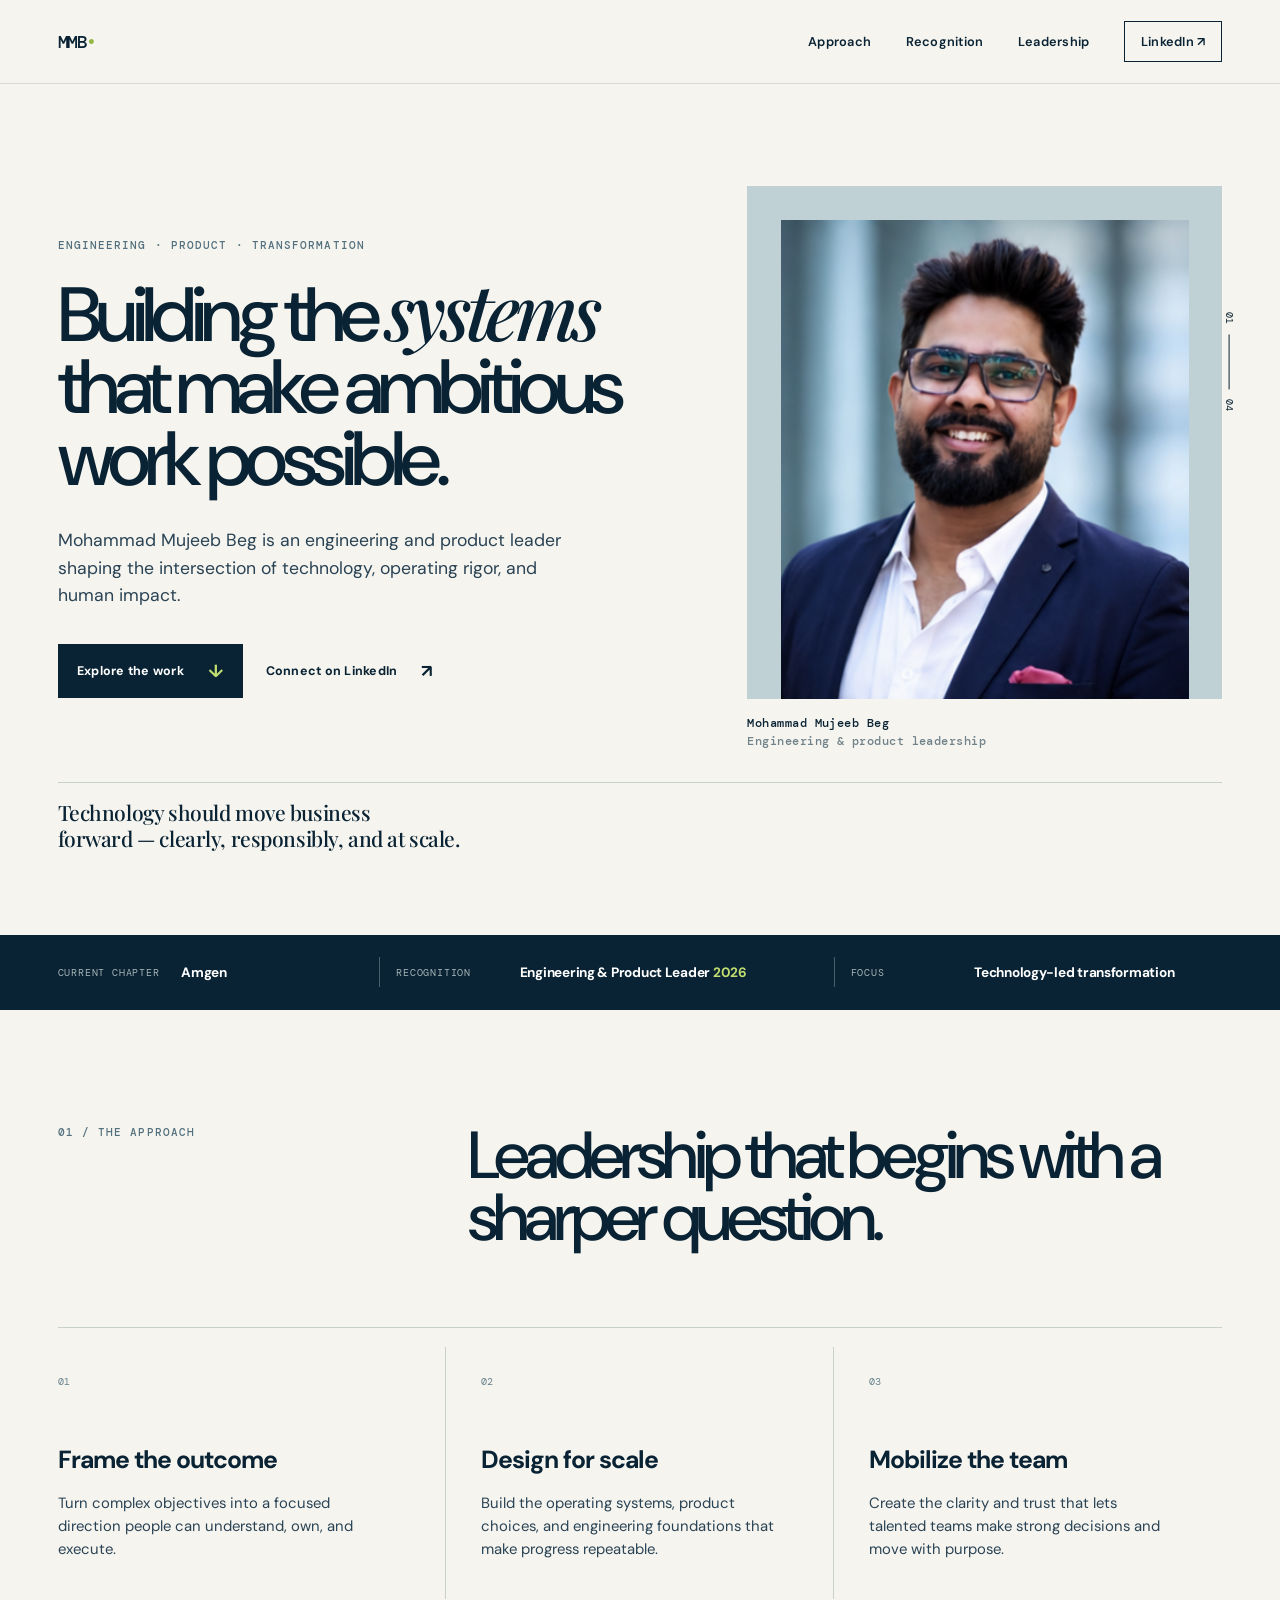
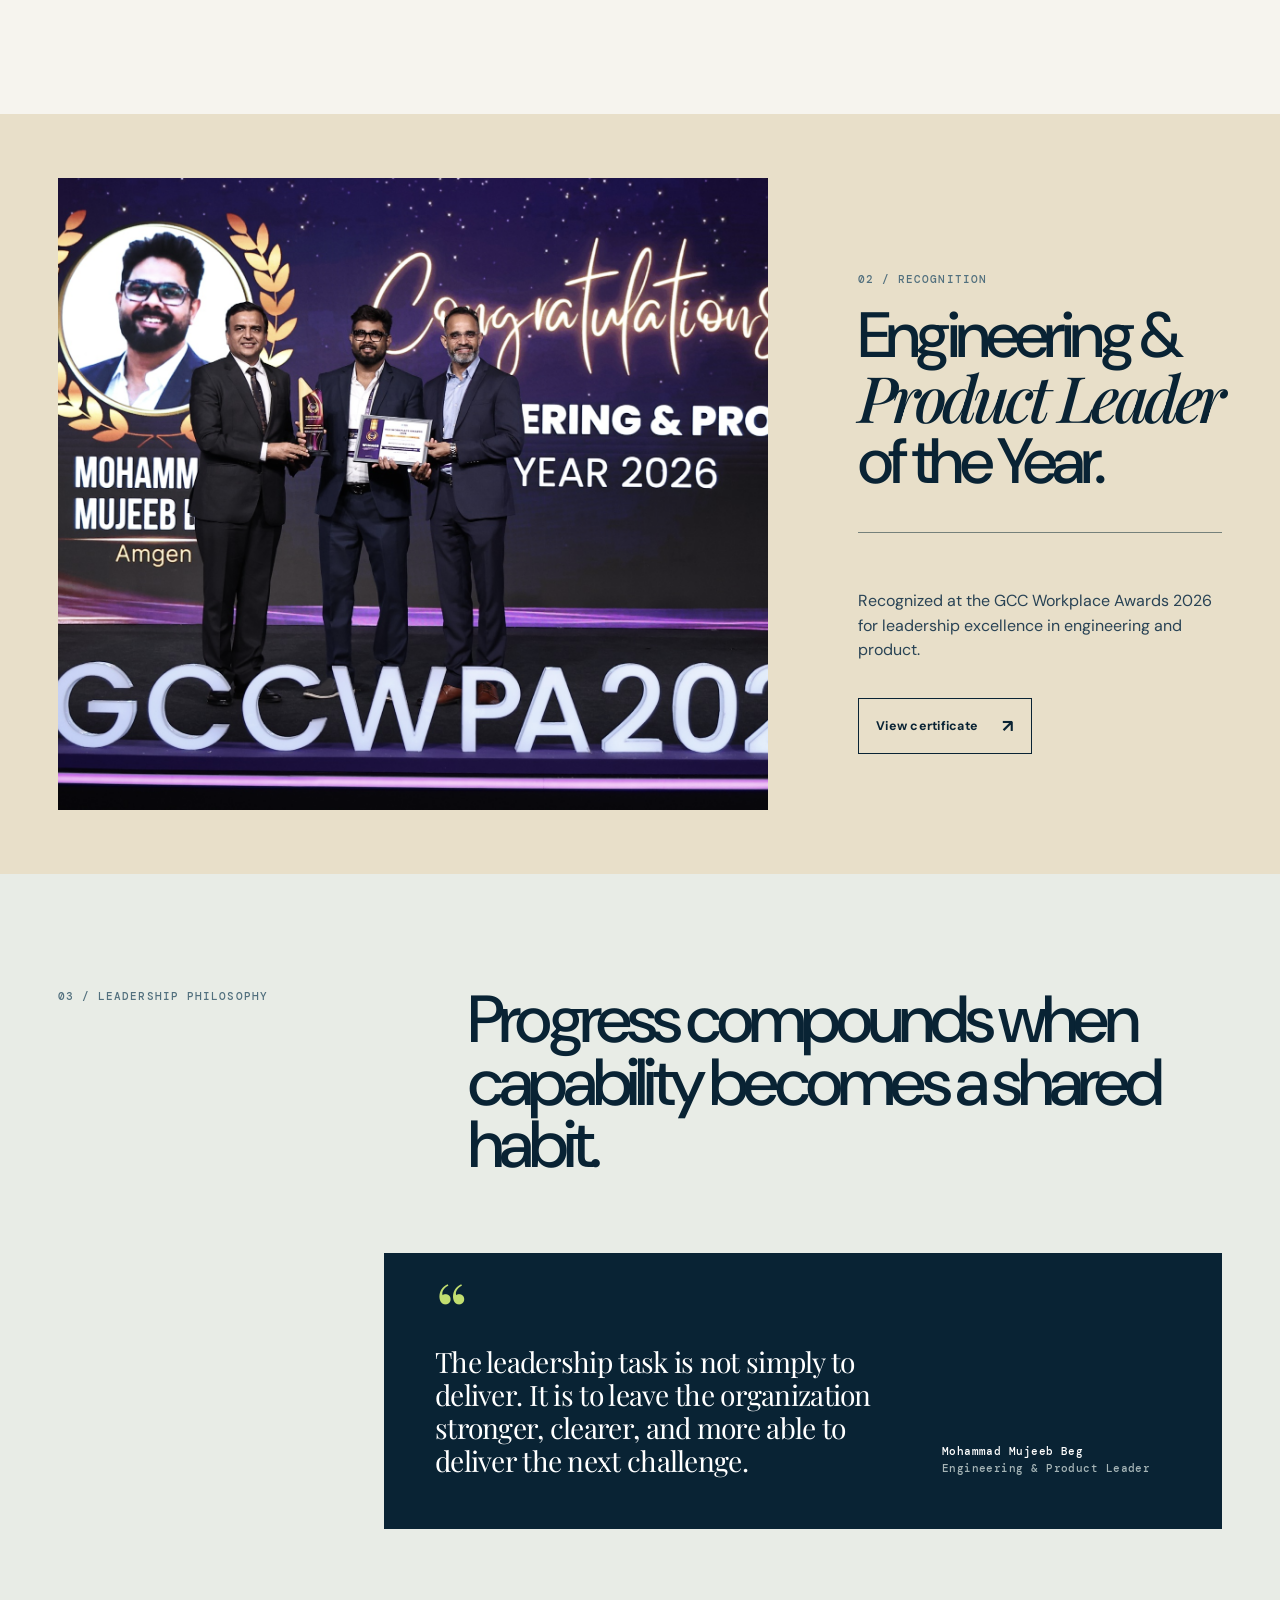
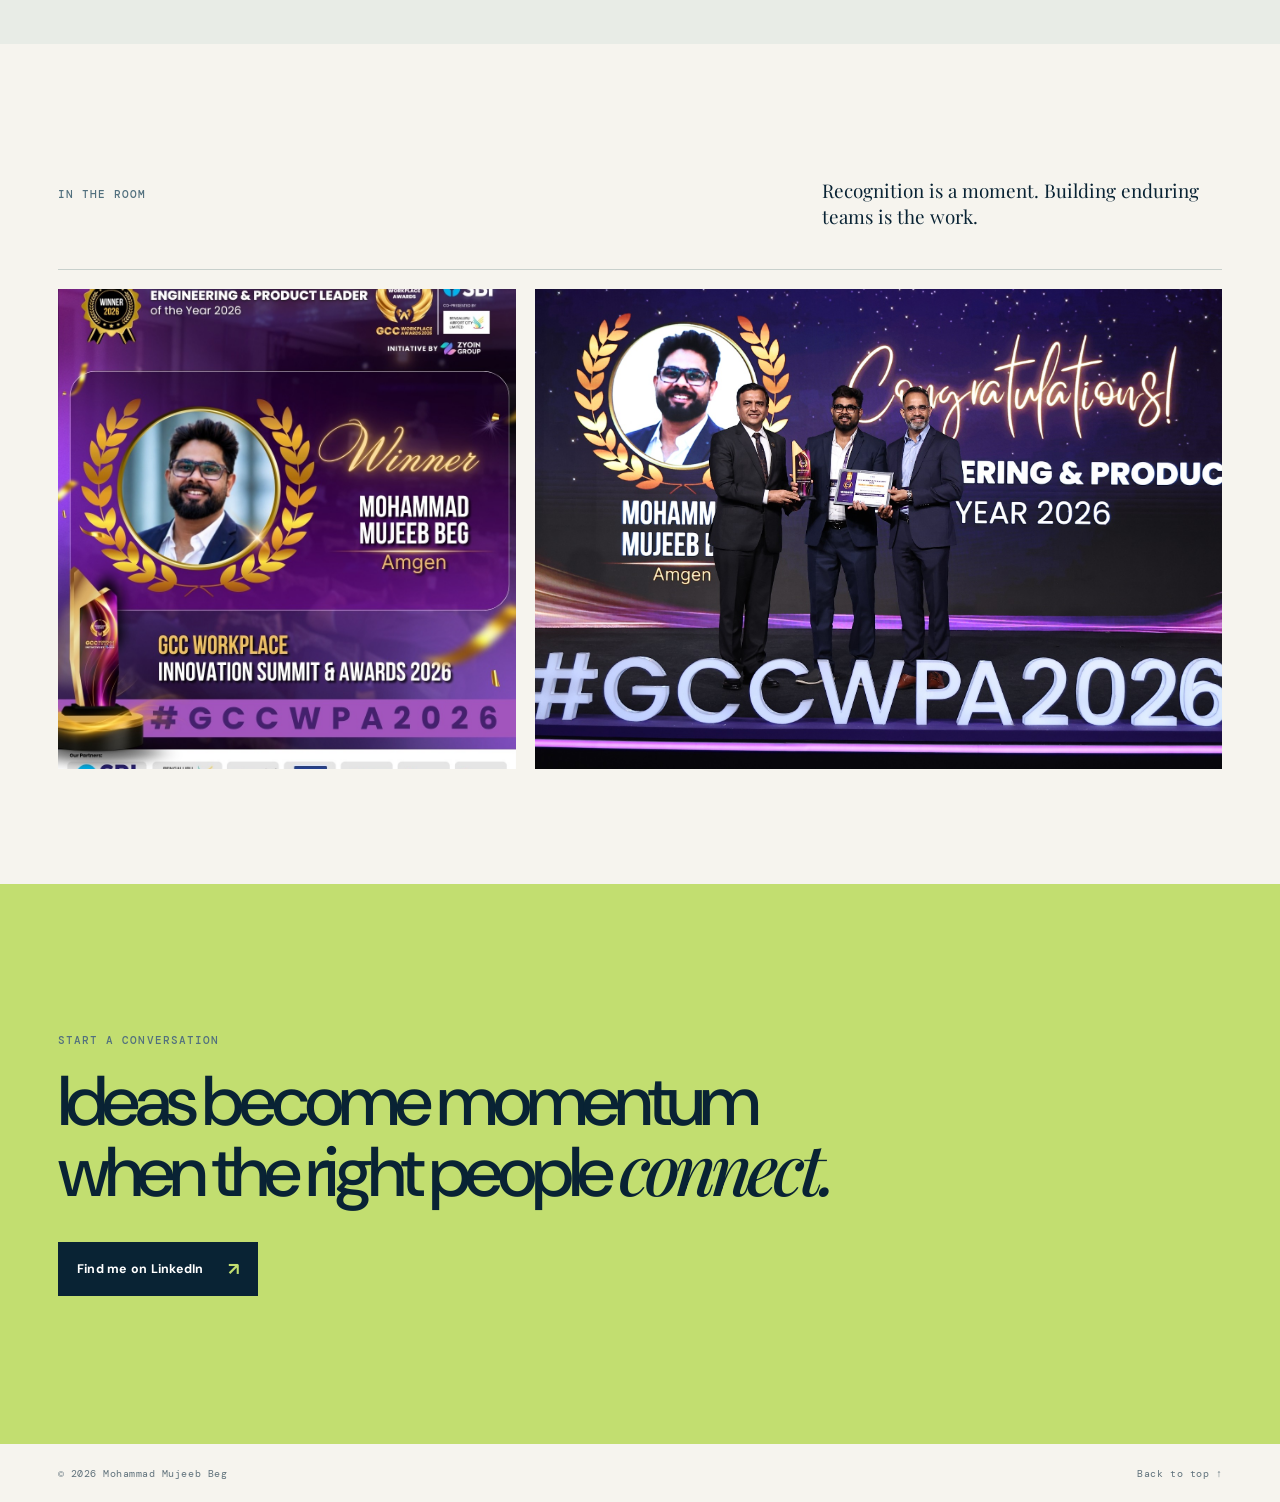
<file: index.html>
<!doctype html>
<html lang="en">
  <head>
    <meta charset="UTF-8" />
    <meta name="viewport" content="width=device-width, initial-scale=1.0" />
    <meta name="description" content="Mohammad Mujeeb Beg — engineering and product leader." />
    <meta name="theme-color" content="#081f2e" />
    <title>Mohammad Mujeeb Beg | Engineering & Product Leadership</title>
    <link rel="preconnect" href="https://fonts.googleapis.com" />
    <link rel="preconnect" href="https://fonts.gstatic.com" crossorigin />
    <link href="https://fonts.googleapis.com/css2?family=DM+Mono:wght@400;500&family=DM+Sans:opsz,wght@9..40,400;9..40,500;9..40,600;9..40,700&family=Playfair+Display:ital,wght@0,500;0,600;1,500&display=swap" rel="stylesheet" />
    <link rel="stylesheet" href="styles.css" />
  </head>
  <body>
    <a class="skip-link" href="#main">Skip to content</a>
    <header class="site-header">
      <a class="wordmark" href="#top" aria-label="Home">MMB<span>•</span></a>
      <button class="menu-toggle" aria-expanded="false" aria-controls="site-nav">Menu <span></span></button>
      <nav id="site-nav" class="site-nav" aria-label="Main navigation">
        <a href="#approach">Approach</a>
        <a href="#recognition">Recognition</a>
        <a href="#leadership">Leadership</a>
        <a class="nav-contact" href="https://www.linkedin.com/in/mujeebbeg/" target="_blank" rel="noreferrer">LinkedIn ↗</a>
      </nav>
    </header>

    <main id="main">
      <section class="hero" id="top">
        <div class="hero-copy reveal">
          <p class="eyebrow">Engineering · Product · Transformation</p>
          <h1>Building the <em>systems</em> that make ambitious work possible.</h1>
          <p class="lede">Mohammad Mujeeb Beg is an engineering and product leader shaping the intersection of technology, operating rigor, and human impact.</p>
          <div class="hero-actions">
            <a class="button button-primary" href="#approach">Explore the work <span>↓</span></a>
            <a class="button button-text" href="https://www.linkedin.com/in/mujeebbeg/" target="_blank" rel="noreferrer">Connect on LinkedIn <span>↗</span></a>
          </div>
        </div>
        <div class="hero-image reveal reveal-delay">
          <div class="portrait-frame">
            <img src="mujeeb-portrait.png" alt="Portrait of Mohammad Mujeeb Beg" />
          </div>
          <p class="image-caption">Mohammad Mujeeb Beg<br /><span>Engineering & product leadership</span></p>
          <div class="hero-index" aria-hidden="true"><span>01</span><i></i><span>04</span></div>
        </div>
        <div class="hero-statement">Technology should move business<br />forward — clearly, responsibly, and at scale.</div>
      </section>

      <section class="proof-band" aria-label="Key credentials">
        <p>Current chapter</p><strong>Amgen</strong>
        <i></i>
        <p>Recognition</p><strong>Engineering & Product Leader <span>2026</span></strong>
        <i></i>
        <p>Focus</p><strong>Technology-led transformation</strong>
      </section>

      <section id="approach" class="approach section-pad">
        <div class="section-intro reveal">
          <p class="eyebrow">01 / The approach</p>
          <h2>Leadership that begins with a sharper question.</h2>
        </div>
        <div class="approach-grid">
          <article class="approach-card reveal">
            <span>01</span><h3>Frame the outcome</h3>
            <p>Turn complex objectives into a focused direction people can understand, own, and execute.</p>
          </article>
          <article class="approach-card reveal reveal-delay">
            <span>02</span><h3>Design for scale</h3>
            <p>Build the operating systems, product choices, and engineering foundations that make progress repeatable.</p>
          </article>
          <article class="approach-card reveal reveal-delay-2">
            <span>03</span><h3>Mobilize the team</h3>
            <p>Create the clarity and trust that lets talented teams make strong decisions and move with purpose.</p>
          </article>
        </div>
      </section>

      <section id="recognition" class="recognition">
        <div class="award-image reveal"><img src="award-stage.jpg" alt="Mohammad Mujeeb Beg receiving his Engineering and Product Leader of the Year award" /></div>
        <div class="award-copy reveal reveal-delay">
          <p class="eyebrow">02 / Recognition</p>
          <h2>Engineering &<br /><em>Product Leader</em><br />of the Year.</h2>
          <div class="award-rule"></div>
          <p>Recognized at the GCC Workplace Awards 2026 for leadership excellence in engineering and product.</p>
          <a class="button button-outline" href="leadership-excellence-certificate.jpg" target="_blank">View certificate <span>↗</span></a>
        </div>
      </section>

      <section id="leadership" class="leadership section-pad">
        <div class="section-intro reveal">
          <p class="eyebrow">03 / Leadership philosophy</p>
          <h2>Progress compounds when capability becomes a shared habit.</h2>
        </div>
        <div class="quote-panel reveal">
          <div><span class="quote-mark">“</span><p>The leadership task is not simply to deliver. It is to leave the organization stronger, clearer, and more able to deliver the next challenge.</p></div>
          <p class="quote-attribution">Mohammad Mujeeb Beg<br /><span>Engineering & Product Leader</span></p>
        </div>
      </section>

      <section class="gallery section-pad">
        <div class="gallery-head reveal"><p class="eyebrow">In the room</p><p>Recognition is a moment. Building enduring teams is the work.</p></div>
        <div class="gallery-grid">
          <figure class="reveal"><img src="award-announcement.jpg" alt="Engineering and Product Leader award announcement" /></figure>
          <figure class="reveal reveal-delay"><img src="award-stage.jpg" alt="Award ceremony stage photograph" /></figure>
        </div>
      </section>

      <section class="contact">
        <p class="eyebrow">Start a conversation</p>
        <h2>Ideas become momentum<br />when the right people <em>connect.</em></h2>
        <a class="button button-light" href="https://www.linkedin.com/in/mujeebbeg/" target="_blank" rel="noreferrer">Find me on LinkedIn <span>↗</span></a>
      </section>
    </main>

    <footer><p>© <span id="year"></span> Mohammad Mujeeb Beg</p><a href="#top">Back to top ↑</a></footer>
    <script src="script.js"></script>
  </body>
</html>
</file>
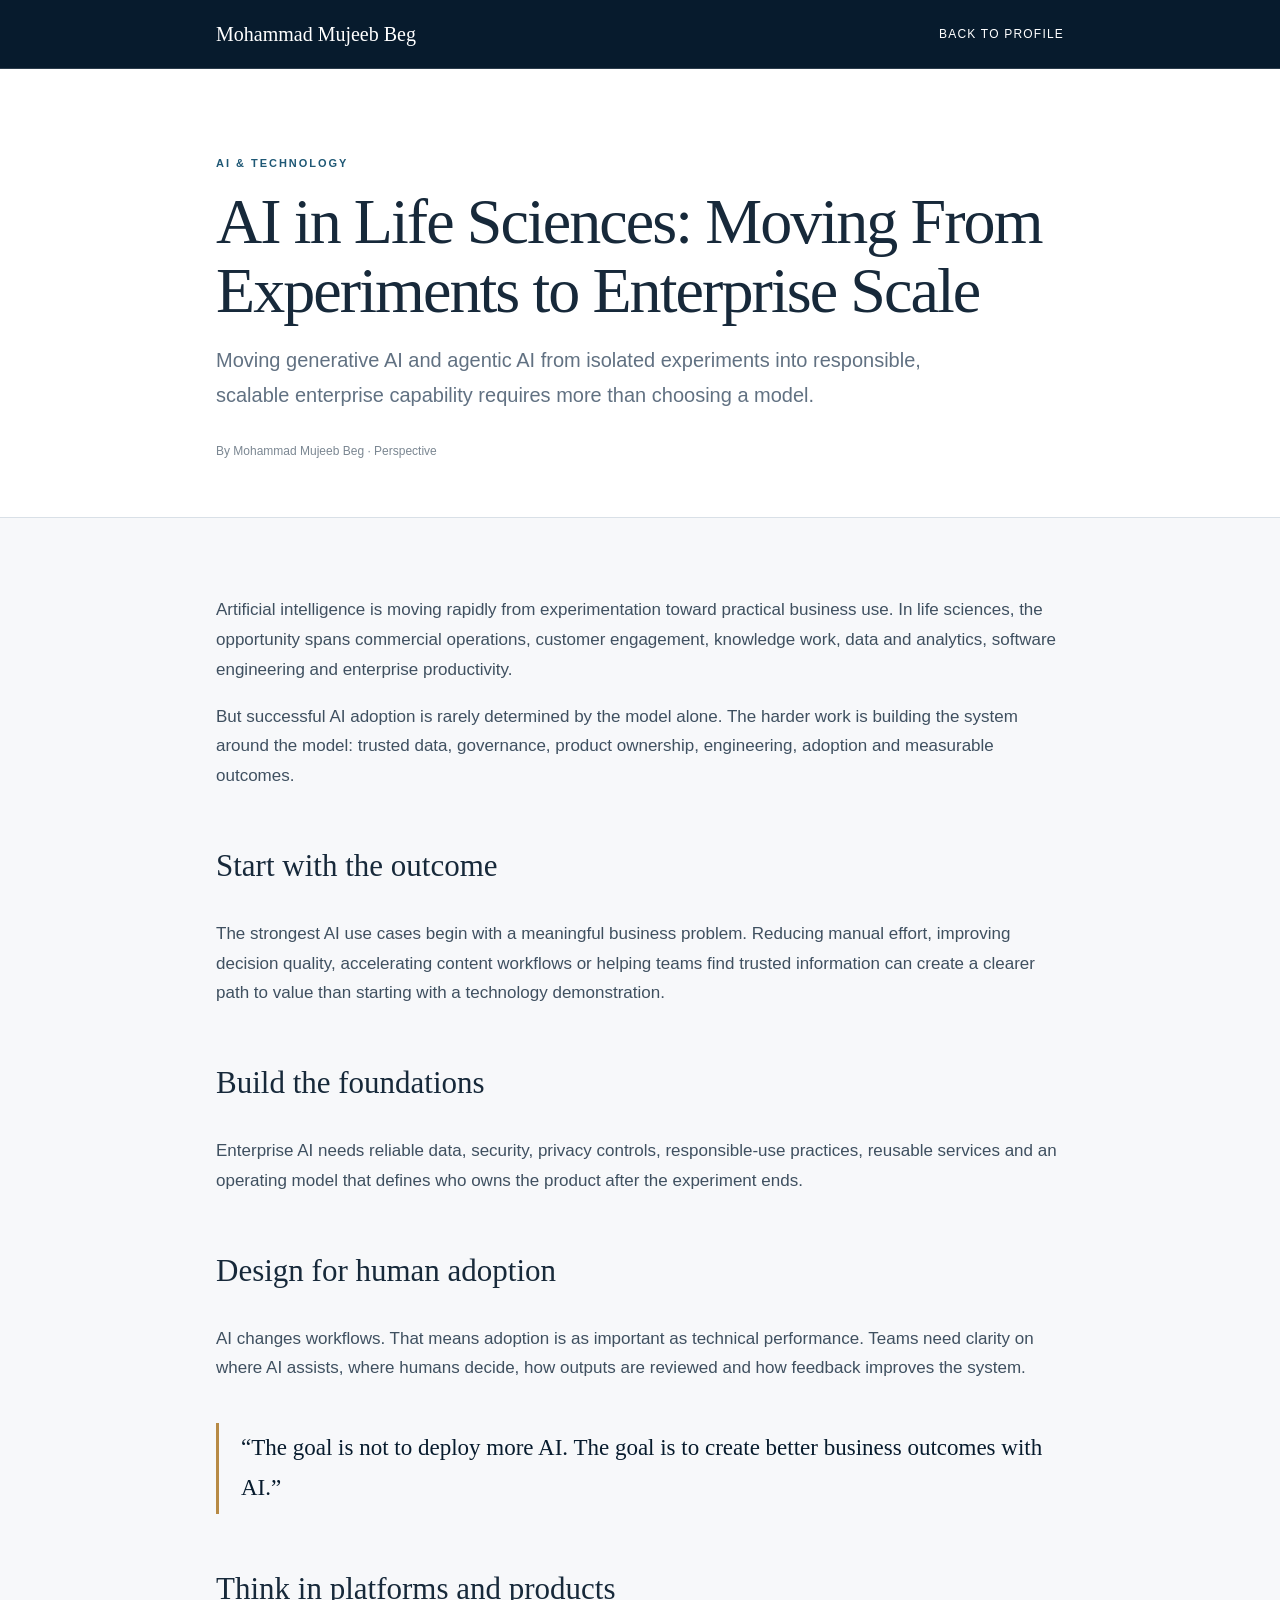
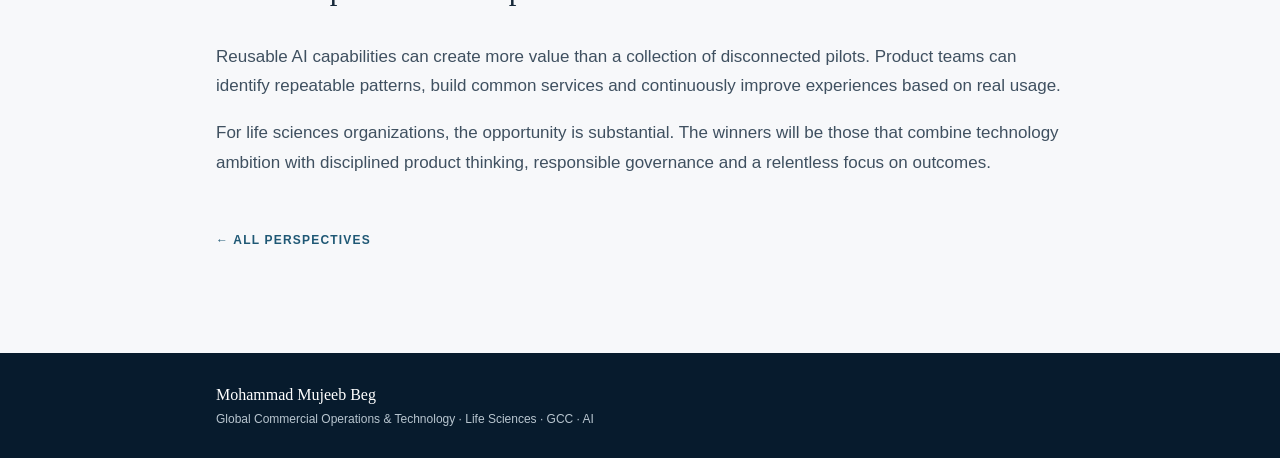
<file: ai-life-sciences-enterprise-scale.html>
<!doctype html><html lang="en"><head><meta charset="utf-8"><meta name="viewport" content="width=device-width, initial-scale=1"><title>AI in Life Sciences: Moving From Experiments to Enterprise Scale | Mohammad Mujeeb Beg</title><meta name="description" content="Moving generative AI and agentic AI from isolated experiments into responsible, scalable enterprise capability requires more than choosing a model."><meta name="author" content="Mohammad Mujeeb Beg"><meta name="robots" content="index, follow"><link rel="canonical" href="https://mujeeb1beg-gif.github.io/articles/ai-life-sciences-enterprise-scale.html"><meta property="og:title" content="AI in Life Sciences: Moving From Experiments to Enterprise Scale"><meta property="og:description" content="Moving generative AI and agentic AI from isolated experiments into responsible, scalable enterprise capability requires more than choosing a model."><meta property="og:type" content="article"><meta property="og:url" content="https://mujeeb1beg-gif.github.io/articles/ai-life-sciences-enterprise-scale.html"><script type="application/ld+json">{"@context":"https://schema.org","@type":"Article","headline":"AI in Life Sciences: Moving From Experiments to Enterprise Scale","description":"Moving generative AI and agentic AI from isolated experiments into responsible, scalable enterprise capability requires more than choosing a model.","author":{"@type":"Person","name":"Mohammad Mujeeb Beg","url":"https://mujeeb1beg-gif.github.io/"},"mainEntityOfPage":"https://mujeeb1beg-gif.github.io/articles/ai-life-sciences-enterprise-scale.html"}</script><link rel="stylesheet" href="_article-template.css"></head><body><nav class="nav"><div class="wrap navin"><div class="brand">Mohammad Mujeeb Beg</div><a href="../index.html">Back to profile</a></div></nav><header class="articleHead"><div class="wrap"><div class="kicker">AI & Technology</div><h1>AI in Life Sciences: Moving From Experiments to Enterprise Scale</h1><div class="dek">Moving generative AI and agentic AI from isolated experiments into responsible, scalable enterprise capability requires more than choosing a model.</div><div class="byline">By Mohammad Mujeeb Beg · Perspective</div></div></header><main class="content"><div class="wrap"><p>Artificial intelligence is moving rapidly from experimentation toward practical business use. In life sciences, the opportunity spans commercial operations, customer engagement, knowledge work, data and analytics, software engineering and enterprise productivity.</p><p>But successful AI adoption is rarely determined by the model alone. The harder work is building the system around the model: trusted data, governance, product ownership, engineering, adoption and measurable outcomes.</p><h2>Start with the outcome</h2><p>The strongest AI use cases begin with a meaningful business problem. Reducing manual effort, improving decision quality, accelerating content workflows or helping teams find trusted information can create a clearer path to value than starting with a technology demonstration.</p><h2>Build the foundations</h2><p>Enterprise AI needs reliable data, security, privacy controls, responsible-use practices, reusable services and an operating model that defines who owns the product after the experiment ends.</p><h2>Design for human adoption</h2><p>AI changes workflows. That means adoption is as important as technical performance. Teams need clarity on where AI assists, where humans decide, how outputs are reviewed and how feedback improves the system.</p><blockquote>“The goal is not to deploy more AI. The goal is to create better business outcomes with AI.”</blockquote><h2>Think in platforms and products</h2><p>Reusable AI capabilities can create more value than a collection of disconnected pilots. Product teams can identify repeatable patterns, build common services and continuously improve experiences based on real usage.</p><p>For life sciences organizations, the opportunity is substantial. The winners will be those that combine technology ambition with disciplined product thinking, responsible governance and a relentless focus on outcomes.</p><a class="back" href="../index.html#articles">← All perspectives</a></div></main><footer><div class="wrap"><strong>Mohammad Mujeeb Beg</strong><br>Global Commercial Operations & Technology · Life Sciences · GCC · AI</div></footer></body></html>
</file>
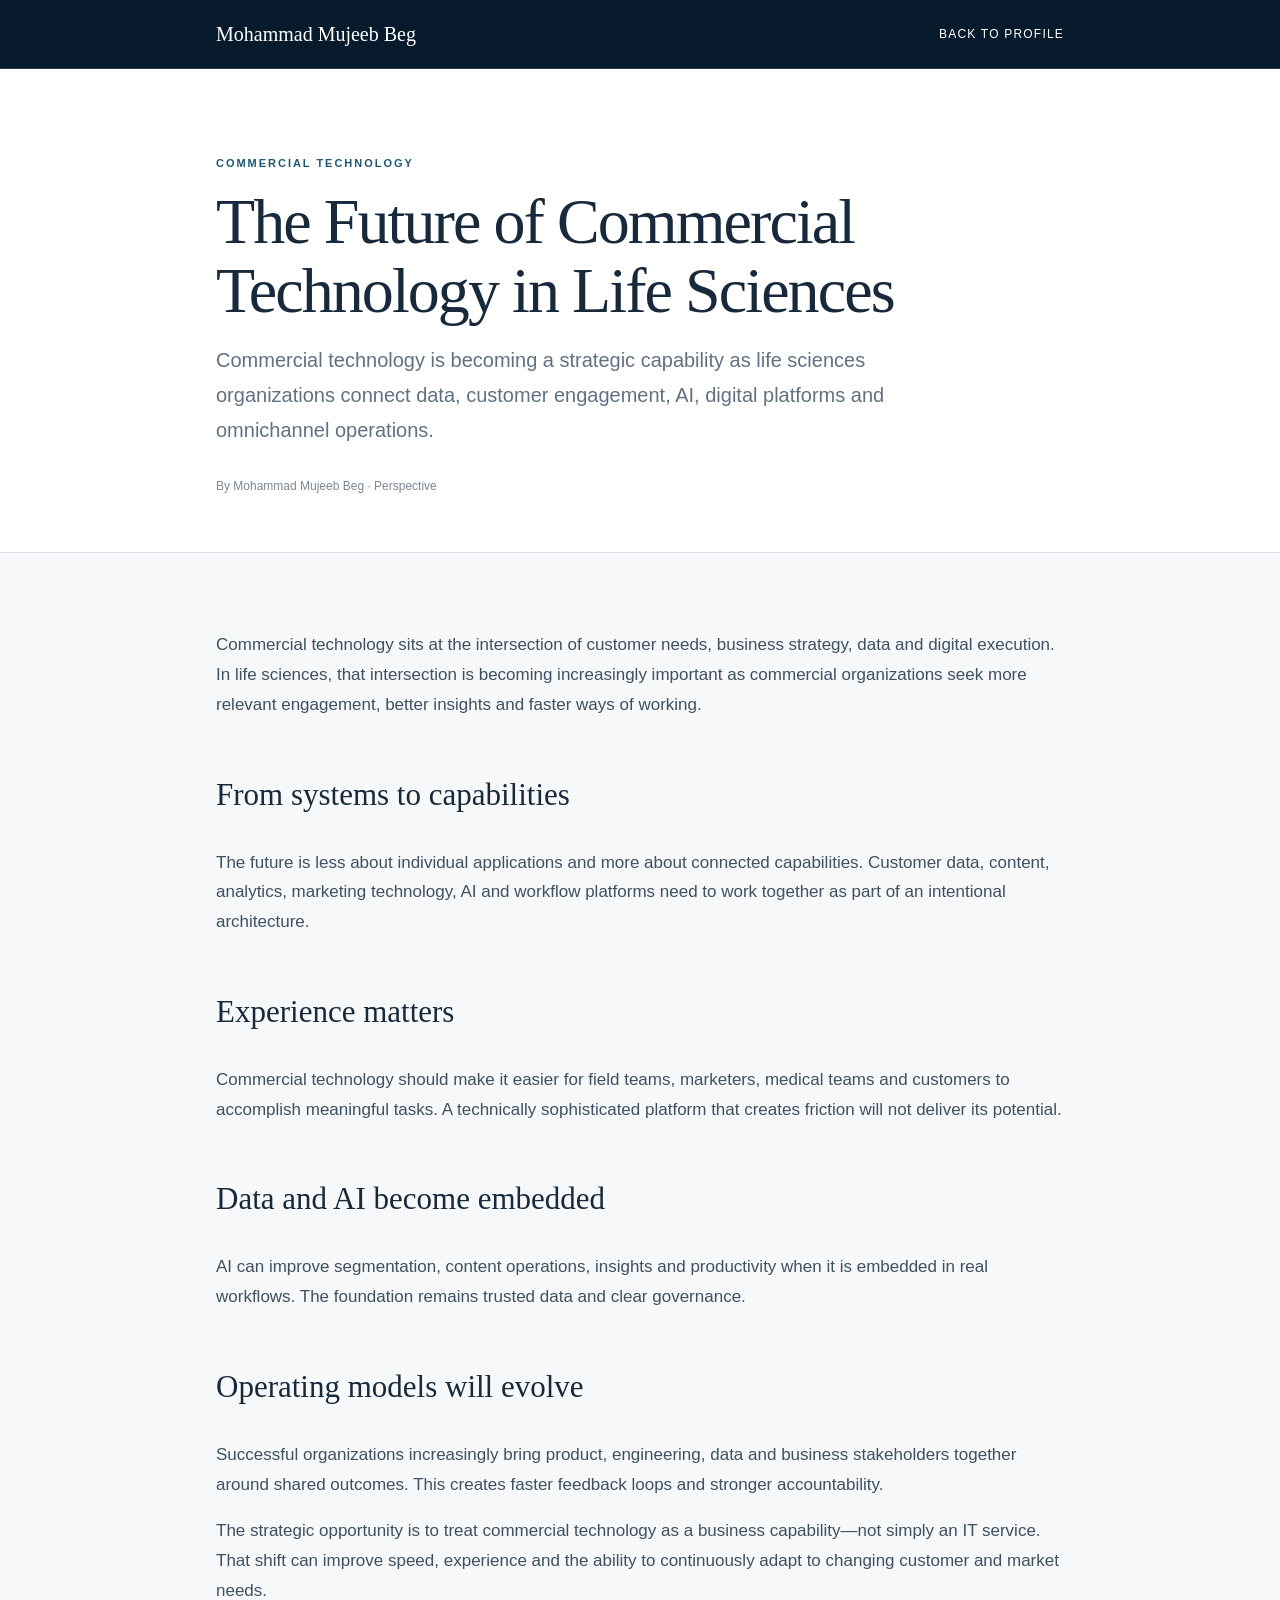
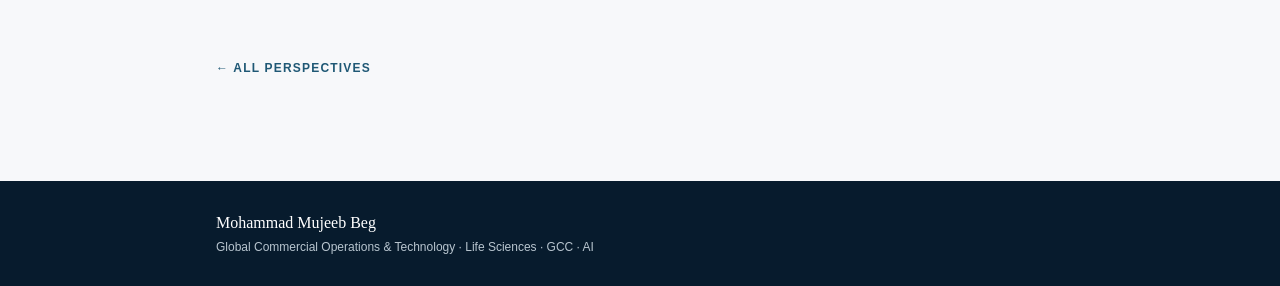
<file: future-commercial-technology.html>
<!doctype html><html lang="en"><head><meta charset="utf-8"><meta name="viewport" content="width=device-width, initial-scale=1"><title>The Future of Commercial Technology in Life Sciences | Mohammad Mujeeb Beg</title><meta name="description" content="Commercial technology is becoming a strategic capability as life sciences organizations connect data, customer engagement, AI, digital platforms and omnichannel operations."><meta name="author" content="Mohammad Mujeeb Beg"><meta name="robots" content="index, follow"><link rel="canonical" href="https://mujeeb1beg-gif.github.io/articles/future-commercial-technology.html"><meta property="og:title" content="The Future of Commercial Technology in Life Sciences"><meta property="og:description" content="Commercial technology is becoming a strategic capability as life sciences organizations connect data, customer engagement, AI, digital platforms and omnichannel operations."><meta property="og:type" content="article"><meta property="og:url" content="https://mujeeb1beg-gif.github.io/articles/future-commercial-technology.html"><script type="application/ld+json">{"@context":"https://schema.org","@type":"Article","headline":"The Future of Commercial Technology in Life Sciences","description":"Commercial technology is becoming a strategic capability as life sciences organizations connect data, customer engagement, AI, digital platforms and omnichannel operations.","author":{"@type":"Person","name":"Mohammad Mujeeb Beg","url":"https://mujeeb1beg-gif.github.io/"},"mainEntityOfPage":"https://mujeeb1beg-gif.github.io/articles/future-commercial-technology.html"}</script><link rel="stylesheet" href="_article-template.css"></head><body><nav class="nav"><div class="wrap navin"><div class="brand">Mohammad Mujeeb Beg</div><a href="../index.html">Back to profile</a></div></nav><header class="articleHead"><div class="wrap"><div class="kicker">Commercial Technology</div><h1>The Future of Commercial Technology in Life Sciences</h1><div class="dek">Commercial technology is becoming a strategic capability as life sciences organizations connect data, customer engagement, AI, digital platforms and omnichannel operations.</div><div class="byline">By Mohammad Mujeeb Beg · Perspective</div></div></header><main class="content"><div class="wrap"><p>Commercial technology sits at the intersection of customer needs, business strategy, data and digital execution. In life sciences, that intersection is becoming increasingly important as commercial organizations seek more relevant engagement, better insights and faster ways of working.</p><h2>From systems to capabilities</h2><p>The future is less about individual applications and more about connected capabilities. Customer data, content, analytics, marketing technology, AI and workflow platforms need to work together as part of an intentional architecture.</p><h2>Experience matters</h2><p>Commercial technology should make it easier for field teams, marketers, medical teams and customers to accomplish meaningful tasks. A technically sophisticated platform that creates friction will not deliver its potential.</p><h2>Data and AI become embedded</h2><p>AI can improve segmentation, content operations, insights and productivity when it is embedded in real workflows. The foundation remains trusted data and clear governance.</p><h2>Operating models will evolve</h2><p>Successful organizations increasingly bring product, engineering, data and business stakeholders together around shared outcomes. This creates faster feedback loops and stronger accountability.</p><p>The strategic opportunity is to treat commercial technology as a business capability—not simply an IT service. That shift can improve speed, experience and the ability to continuously adapt to changing customer and market needs.</p><a class="back" href="../index.html#articles">← All perspectives</a></div></main><footer><div class="wrap"><strong>Mohammad Mujeeb Beg</strong><br>Global Commercial Operations & Technology · Life Sciences · GCC · AI</div></footer></body></html>
</file>
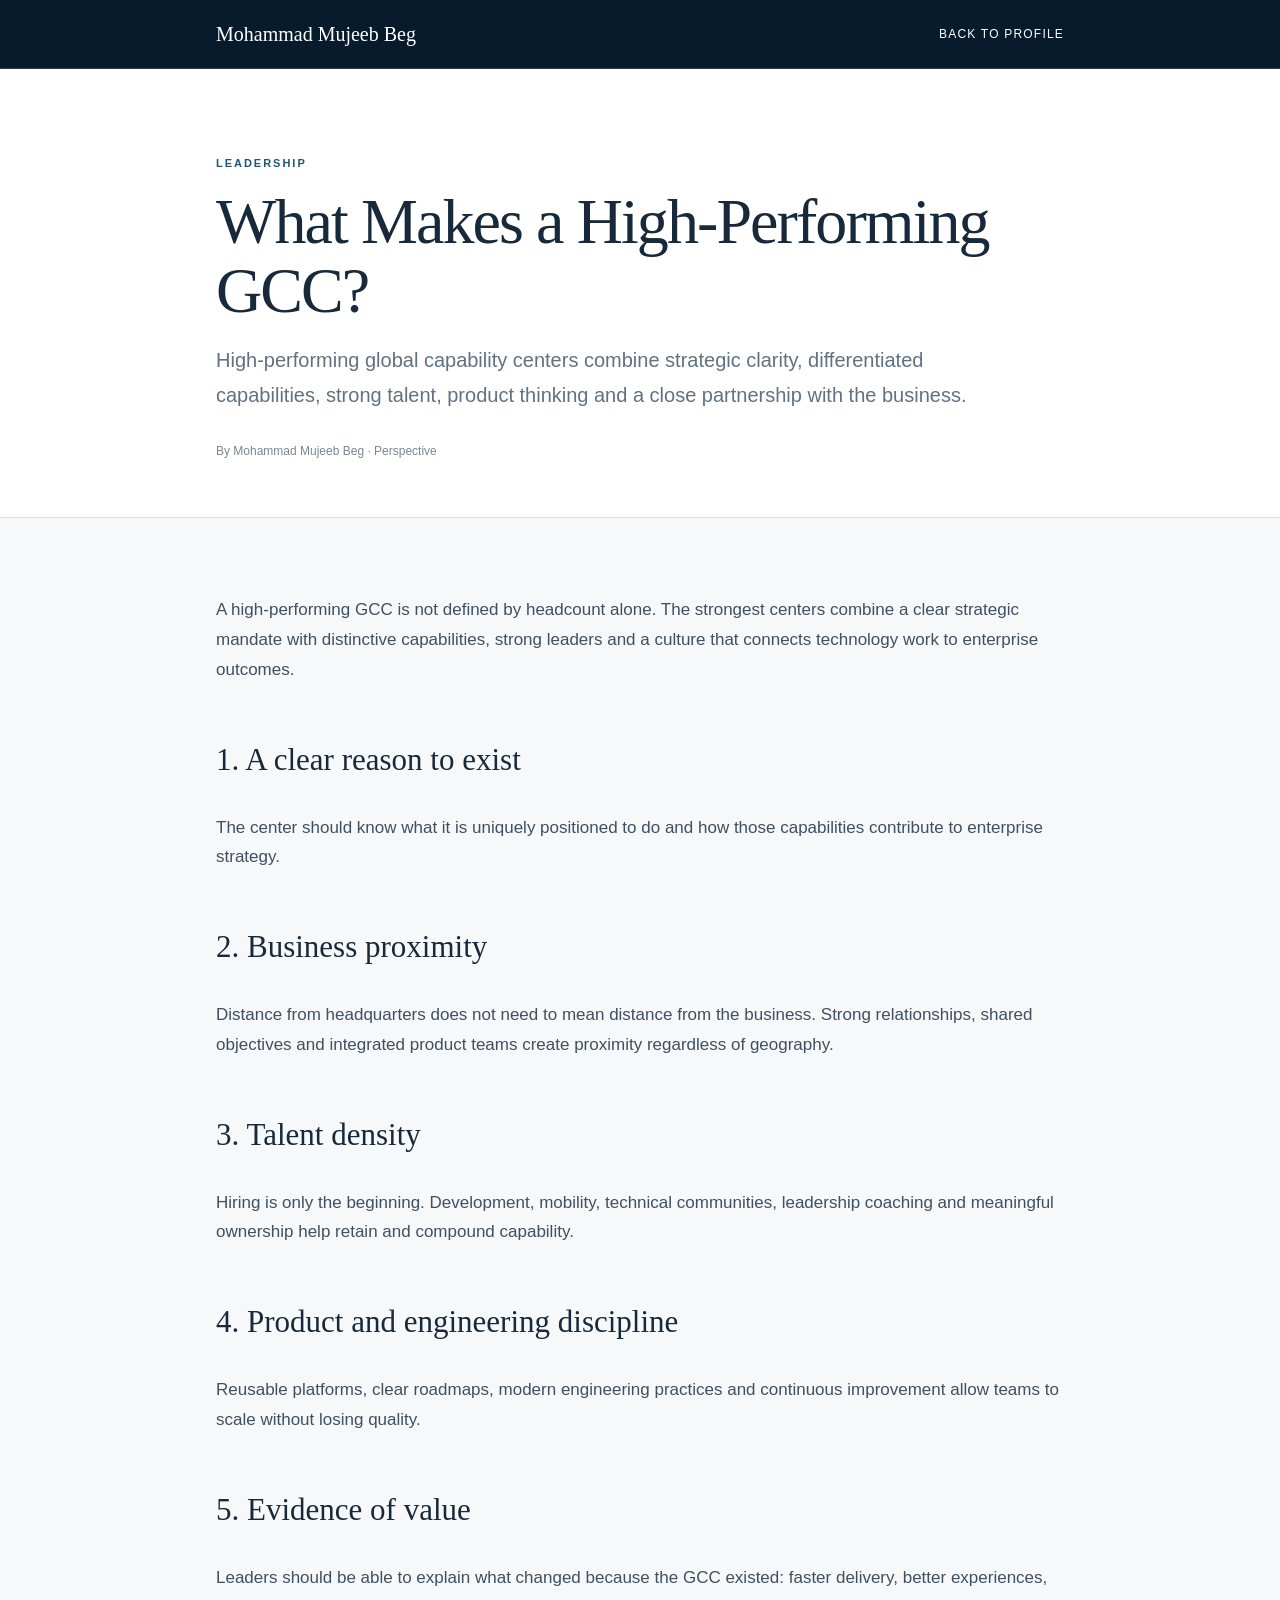
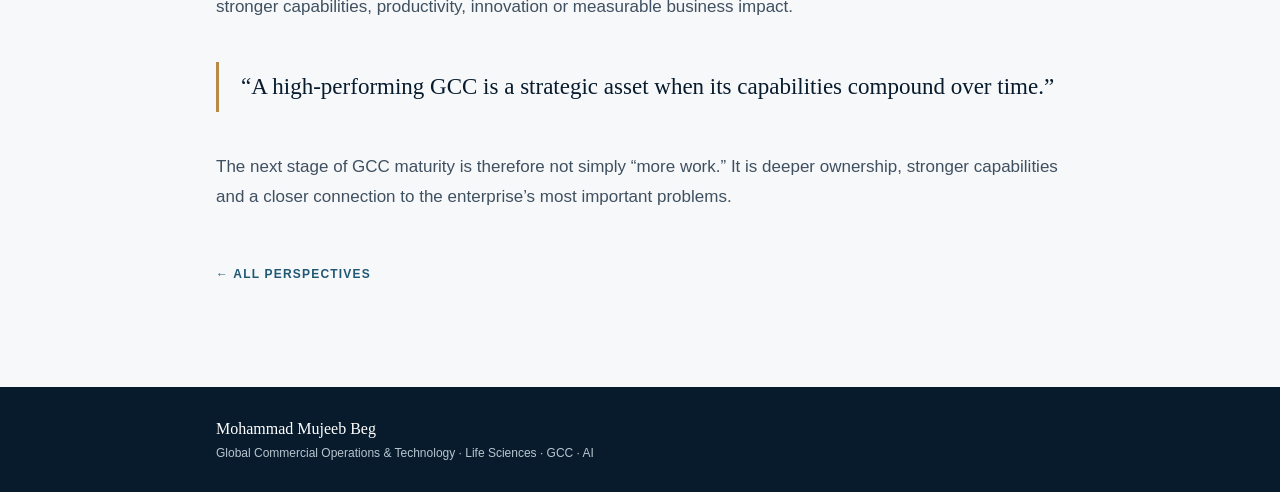
<file: high-performing-gcc.html>
<!doctype html><html lang="en"><head><meta charset="utf-8"><meta name="viewport" content="width=device-width, initial-scale=1"><title>What Makes a High-Performing GCC? | Mohammad Mujeeb Beg</title><meta name="description" content="High-performing global capability centers combine strategic clarity, differentiated capabilities, strong talent, product thinking and a close partnership with the business."><meta name="author" content="Mohammad Mujeeb Beg"><meta name="robots" content="index, follow"><link rel="canonical" href="https://mujeeb1beg-gif.github.io/articles/high-performing-gcc.html"><meta property="og:title" content="What Makes a High-Performing GCC?"><meta property="og:description" content="High-performing global capability centers combine strategic clarity, differentiated capabilities, strong talent, product thinking and a close partnership with the business."><meta property="og:type" content="article"><meta property="og:url" content="https://mujeeb1beg-gif.github.io/articles/high-performing-gcc.html"><script type="application/ld+json">{"@context":"https://schema.org","@type":"Article","headline":"What Makes a High-Performing GCC?","description":"High-performing global capability centers combine strategic clarity, differentiated capabilities, strong talent, product thinking and a close partnership with the business.","author":{"@type":"Person","name":"Mohammad Mujeeb Beg","url":"https://mujeeb1beg-gif.github.io/"},"mainEntityOfPage":"https://mujeeb1beg-gif.github.io/articles/high-performing-gcc.html"}</script><link rel="stylesheet" href="_article-template.css"></head><body><nav class="nav"><div class="wrap navin"><div class="brand">Mohammad Mujeeb Beg</div><a href="../index.html">Back to profile</a></div></nav><header class="articleHead"><div class="wrap"><div class="kicker">Leadership</div><h1>What Makes a High-Performing GCC?</h1><div class="dek">High-performing global capability centers combine strategic clarity, differentiated capabilities, strong talent, product thinking and a close partnership with the business.</div><div class="byline">By Mohammad Mujeeb Beg · Perspective</div></div></header><main class="content"><div class="wrap"><p>A high-performing GCC is not defined by headcount alone. The strongest centers combine a clear strategic mandate with distinctive capabilities, strong leaders and a culture that connects technology work to enterprise outcomes.</p><h2>1. A clear reason to exist</h2><p>The center should know what it is uniquely positioned to do and how those capabilities contribute to enterprise strategy.</p><h2>2. Business proximity</h2><p>Distance from headquarters does not need to mean distance from the business. Strong relationships, shared objectives and integrated product teams create proximity regardless of geography.</p><h2>3. Talent density</h2><p>Hiring is only the beginning. Development, mobility, technical communities, leadership coaching and meaningful ownership help retain and compound capability.</p><h2>4. Product and engineering discipline</h2><p>Reusable platforms, clear roadmaps, modern engineering practices and continuous improvement allow teams to scale without losing quality.</p><h2>5. Evidence of value</h2><p>Leaders should be able to explain what changed because the GCC existed: faster delivery, better experiences, stronger capabilities, productivity, innovation or measurable business impact.</p><blockquote>“A high-performing GCC is a strategic asset when its capabilities compound over time.”</blockquote><p>The next stage of GCC maturity is therefore not simply “more work.” It is deeper ownership, stronger capabilities and a closer connection to the enterprise’s most important problems.</p><a class="back" href="../index.html#articles">← All perspectives</a></div></main><footer><div class="wrap"><strong>Mohammad Mujeeb Beg</strong><br>Global Commercial Operations & Technology · Life Sciences · GCC · AI</div></footer></body></html>
</file>
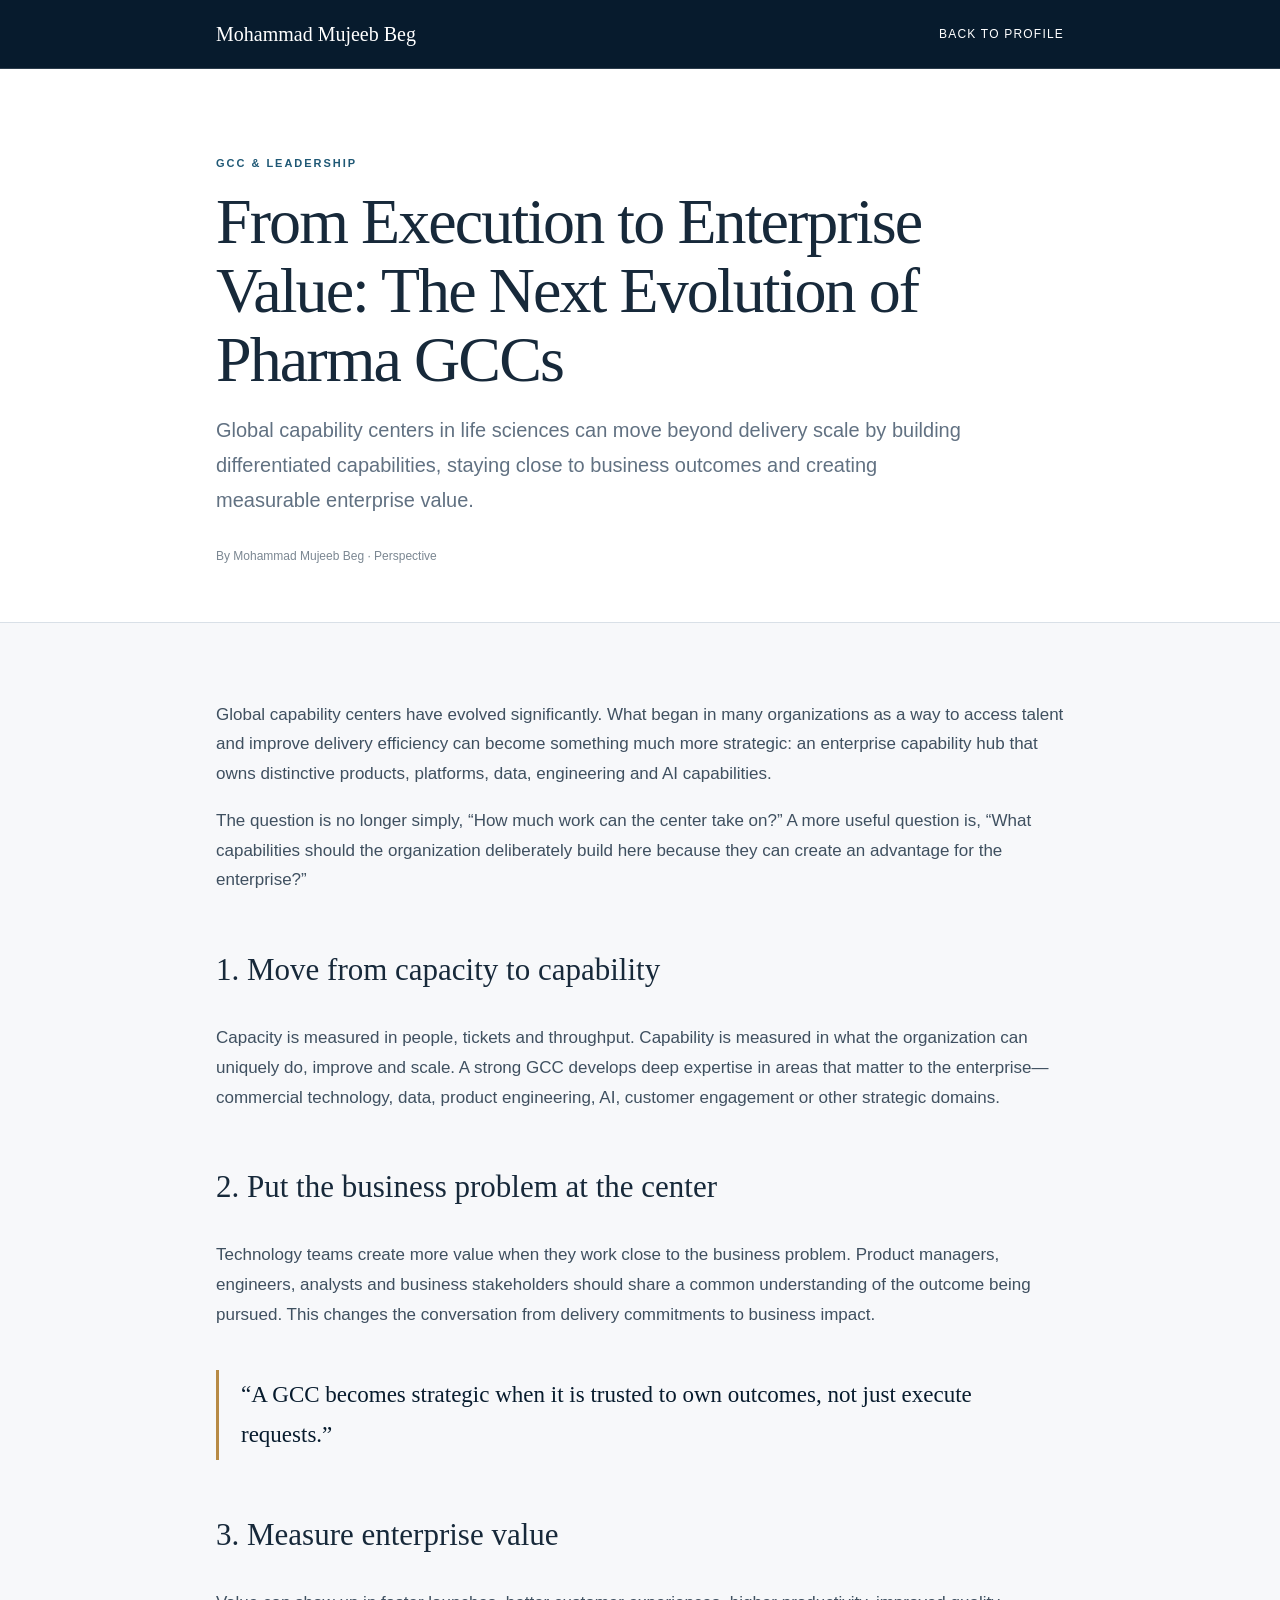
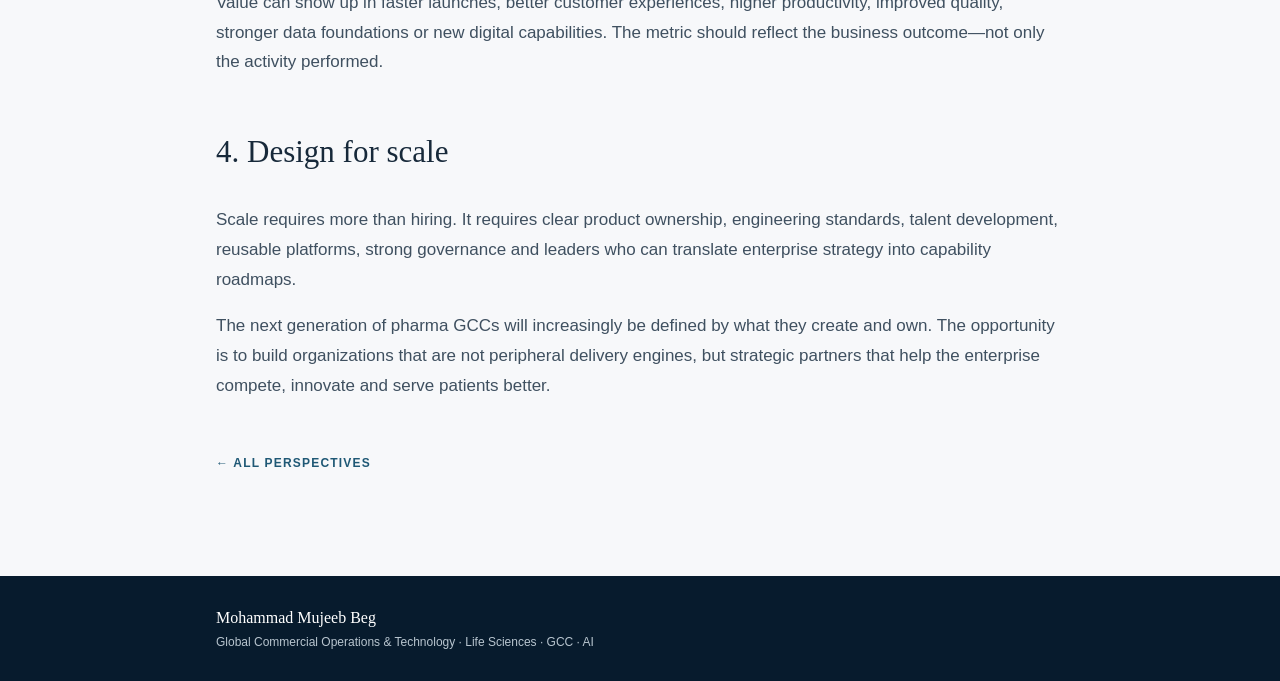
<file: pharma-gcc-enterprise-value.html>
<!doctype html><html lang="en"><head><meta charset="utf-8"><meta name="viewport" content="width=device-width, initial-scale=1"><title>From Execution to Enterprise Value: The Next Evolution of Pharma GCCs | Mohammad Mujeeb Beg</title><meta name="description" content="Global capability centers in life sciences can move beyond delivery scale by building differentiated capabilities, staying close to business outcomes and creating measurable enterprise value."><meta name="author" content="Mohammad Mujeeb Beg"><meta name="robots" content="index, follow"><link rel="canonical" href="https://mujeeb1beg-gif.github.io/articles/pharma-gcc-enterprise-value.html"><meta property="og:title" content="From Execution to Enterprise Value: The Next Evolution of Pharma GCCs"><meta property="og:description" content="Global capability centers in life sciences can move beyond delivery scale by building differentiated capabilities, staying close to business outcomes and creating measurable enterprise value."><meta property="og:type" content="article"><meta property="og:url" content="https://mujeeb1beg-gif.github.io/articles/pharma-gcc-enterprise-value.html"><script type="application/ld+json">{"@context":"https://schema.org","@type":"Article","headline":"From Execution to Enterprise Value: The Next Evolution of Pharma GCCs","description":"Global capability centers in life sciences can move beyond delivery scale by building differentiated capabilities, staying close to business outcomes and creating measurable enterprise value.","author":{"@type":"Person","name":"Mohammad Mujeeb Beg","url":"https://mujeeb1beg-gif.github.io/"},"mainEntityOfPage":"https://mujeeb1beg-gif.github.io/articles/pharma-gcc-enterprise-value.html"}</script><link rel="stylesheet" href="_article-template.css"></head><body><nav class="nav"><div class="wrap navin"><div class="brand">Mohammad Mujeeb Beg</div><a href="../index.html">Back to profile</a></div></nav><header class="articleHead"><div class="wrap"><div class="kicker">GCC & Leadership</div><h1>From Execution to Enterprise Value: The Next Evolution of Pharma GCCs</h1><div class="dek">Global capability centers in life sciences can move beyond delivery scale by building differentiated capabilities, staying close to business outcomes and creating measurable enterprise value.</div><div class="byline">By Mohammad Mujeeb Beg · Perspective</div></div></header><main class="content"><div class="wrap"><p>Global capability centers have evolved significantly. What began in many organizations as a way to access talent and improve delivery efficiency can become something much more strategic: an enterprise capability hub that owns distinctive products, platforms, data, engineering and AI capabilities.</p><p>The question is no longer simply, “How much work can the center take on?” A more useful question is, “What capabilities should the organization deliberately build here because they can create an advantage for the enterprise?”</p><h2>1. Move from capacity to capability</h2><p>Capacity is measured in people, tickets and throughput. Capability is measured in what the organization can uniquely do, improve and scale. A strong GCC develops deep expertise in areas that matter to the enterprise—commercial technology, data, product engineering, AI, customer engagement or other strategic domains.</p><h2>2. Put the business problem at the center</h2><p>Technology teams create more value when they work close to the business problem. Product managers, engineers, analysts and business stakeholders should share a common understanding of the outcome being pursued. This changes the conversation from delivery commitments to business impact.</p><blockquote>“A GCC becomes strategic when it is trusted to own outcomes, not just execute requests.”</blockquote><h2>3. Measure enterprise value</h2><p>Value can show up in faster launches, better customer experiences, higher productivity, improved quality, stronger data foundations or new digital capabilities. The metric should reflect the business outcome—not only the activity performed.</p><h2>4. Design for scale</h2><p>Scale requires more than hiring. It requires clear product ownership, engineering standards, talent development, reusable platforms, strong governance and leaders who can translate enterprise strategy into capability roadmaps.</p><p>The next generation of pharma GCCs will increasingly be defined by what they create and own. The opportunity is to build organizations that are not peripheral delivery engines, but strategic partners that help the enterprise compete, innovate and serve patients better.</p><a class="back" href="../index.html#articles">← All perspectives</a></div></main><footer><div class="wrap"><strong>Mohammad Mujeeb Beg</strong><br>Global Commercial Operations & Technology · Life Sciences · GCC · AI</div></footer></body></html>
</file>
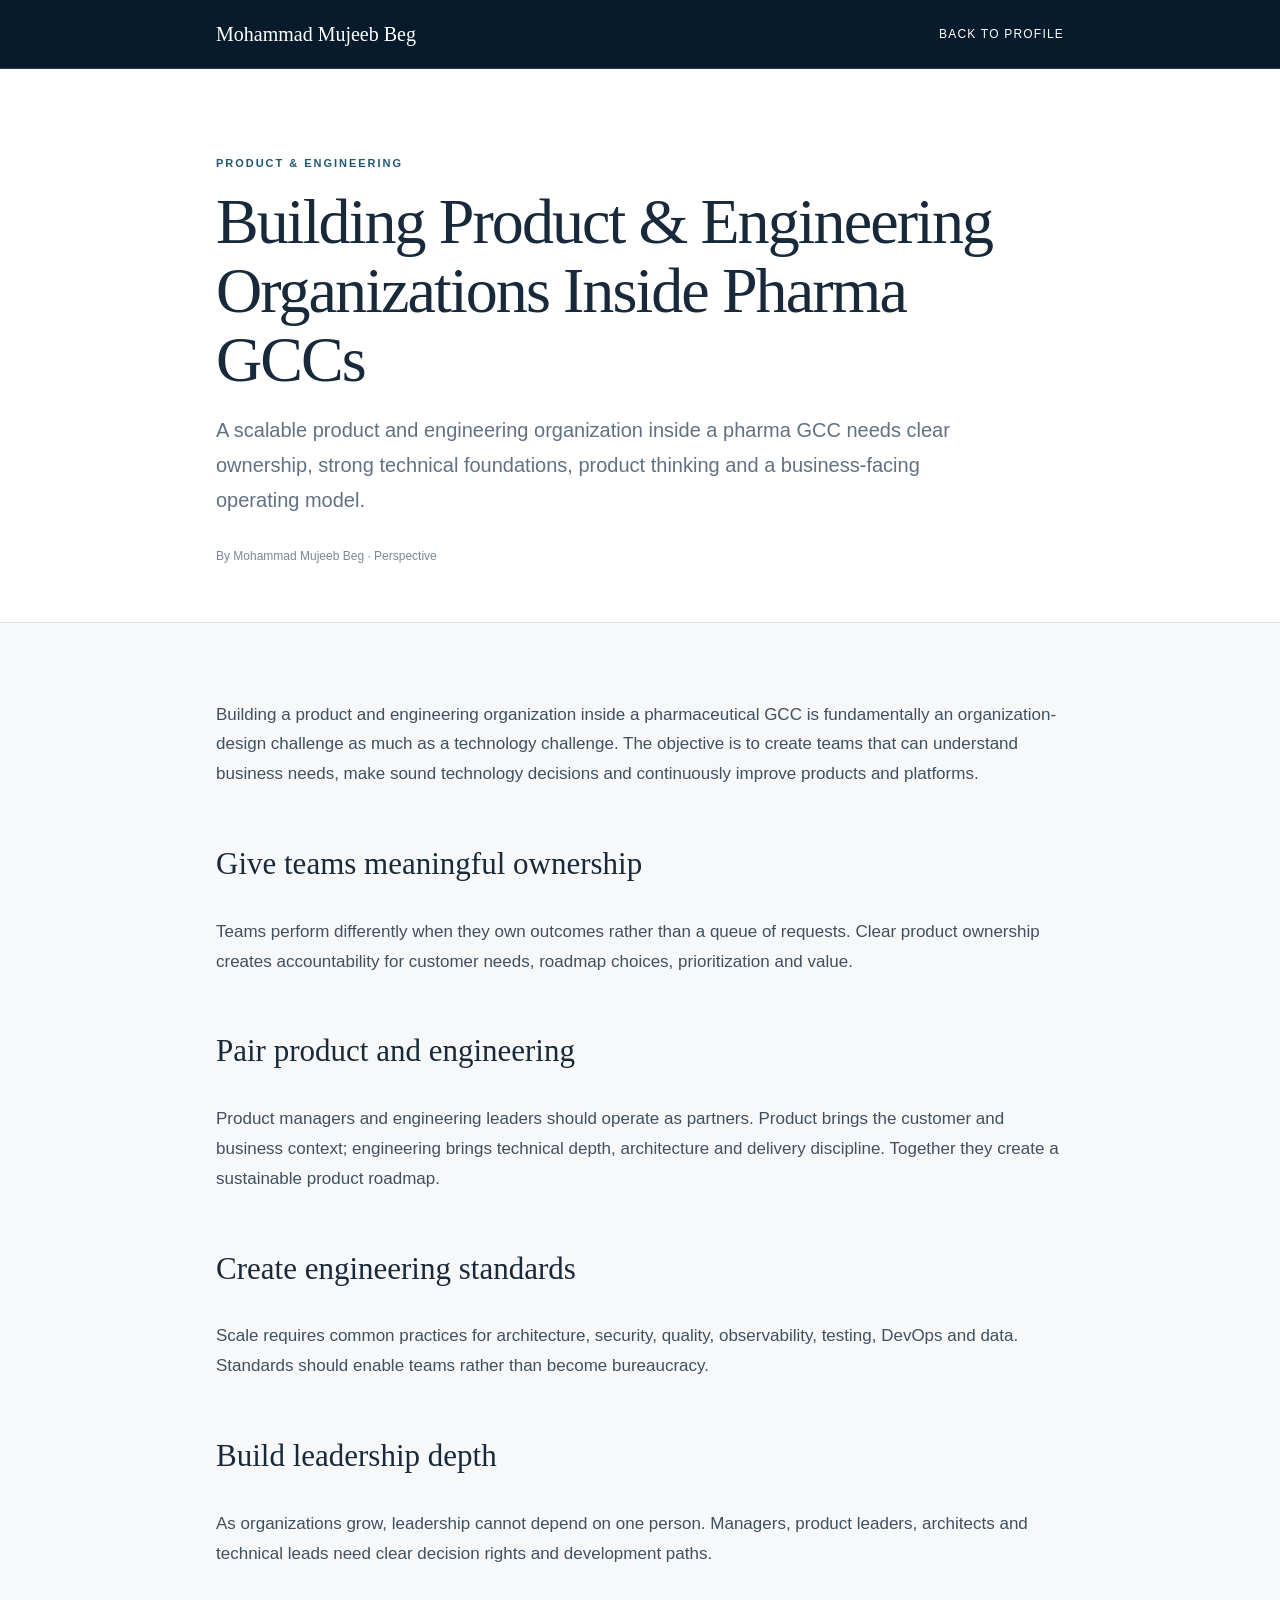
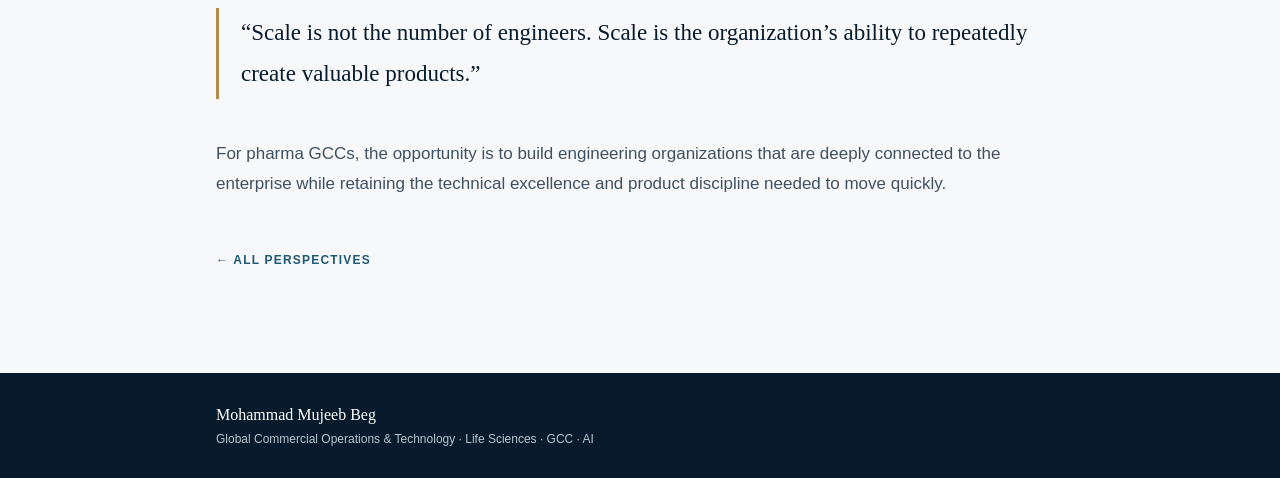
<file: product-engineering-pharma-gcc.html>
<!doctype html><html lang="en"><head><meta charset="utf-8"><meta name="viewport" content="width=device-width, initial-scale=1"><title>Building Product & Engineering Organizations Inside Pharma GCCs | Mohammad Mujeeb Beg</title><meta name="description" content="A scalable product and engineering organization inside a pharma GCC needs clear ownership, strong technical foundations, product thinking and a business-facing operating model."><meta name="author" content="Mohammad Mujeeb Beg"><meta name="robots" content="index, follow"><link rel="canonical" href="https://mujeeb1beg-gif.github.io/articles/product-engineering-pharma-gcc.html"><meta property="og:title" content="Building Product & Engineering Organizations Inside Pharma GCCs"><meta property="og:description" content="A scalable product and engineering organization inside a pharma GCC needs clear ownership, strong technical foundations, product thinking and a business-facing operating model."><meta property="og:type" content="article"><meta property="og:url" content="https://mujeeb1beg-gif.github.io/articles/product-engineering-pharma-gcc.html"><script type="application/ld+json">{"@context":"https://schema.org","@type":"Article","headline":"Building Product & Engineering Organizations Inside Pharma GCCs","description":"A scalable product and engineering organization inside a pharma GCC needs clear ownership, strong technical foundations, product thinking and a business-facing operating model.","author":{"@type":"Person","name":"Mohammad Mujeeb Beg","url":"https://mujeeb1beg-gif.github.io/"},"mainEntityOfPage":"https://mujeeb1beg-gif.github.io/articles/product-engineering-pharma-gcc.html"}</script><link rel="stylesheet" href="_article-template.css"></head><body><nav class="nav"><div class="wrap navin"><div class="brand">Mohammad Mujeeb Beg</div><a href="../index.html">Back to profile</a></div></nav><header class="articleHead"><div class="wrap"><div class="kicker">Product & Engineering</div><h1>Building Product & Engineering Organizations Inside Pharma GCCs</h1><div class="dek">A scalable product and engineering organization inside a pharma GCC needs clear ownership, strong technical foundations, product thinking and a business-facing operating model.</div><div class="byline">By Mohammad Mujeeb Beg · Perspective</div></div></header><main class="content"><div class="wrap"><p>Building a product and engineering organization inside a pharmaceutical GCC is fundamentally an organization-design challenge as much as a technology challenge. The objective is to create teams that can understand business needs, make sound technology decisions and continuously improve products and platforms.</p><h2>Give teams meaningful ownership</h2><p>Teams perform differently when they own outcomes rather than a queue of requests. Clear product ownership creates accountability for customer needs, roadmap choices, prioritization and value.</p><h2>Pair product and engineering</h2><p>Product managers and engineering leaders should operate as partners. Product brings the customer and business context; engineering brings technical depth, architecture and delivery discipline. Together they create a sustainable product roadmap.</p><h2>Create engineering standards</h2><p>Scale requires common practices for architecture, security, quality, observability, testing, DevOps and data. Standards should enable teams rather than become bureaucracy.</p><h2>Build leadership depth</h2><p>As organizations grow, leadership cannot depend on one person. Managers, product leaders, architects and technical leads need clear decision rights and development paths.</p><blockquote>“Scale is not the number of engineers. Scale is the organization’s ability to repeatedly create valuable products.”</blockquote><p>For pharma GCCs, the opportunity is to build engineering organizations that are deeply connected to the enterprise while retaining the technical excellence and product discipline needed to move quickly.</p><a class="back" href="../index.html#articles">← All perspectives</a></div></main><footer><div class="wrap"><strong>Mohammad Mujeeb Beg</strong><br>Global Commercial Operations & Technology · Life Sciences · GCC · AI</div></footer></body></html>
</file>
<file: styles.css>
:root{--ink:#092334;--ink-soft:#294355;--paper:#f6f4ee;--line:#c8d0cc;--lime:#c2de70;--sand:#e8dfc9;--mono:"DM Mono",monospace;--sans:"DM Sans",sans-serif;--serif:"Playfair Display",serif}*{box-sizing:border-box}html{scroll-behavior:smooth}body{margin:0;background:var(--paper);color:var(--ink);font-family:var(--sans);font-size:16px}.skip-link{position:fixed;left:-999px}.skip-link:focus{left:1rem;top:1rem;z-index:99;background:#fff;padding:.7rem}.site-header{height:84px;display:flex;align-items:center;justify-content:space-between;padding:0 4.5vw;border-bottom:1px solid rgba(9,35,52,.13);position:relative;z-index:3}.wordmark{font-family:var(--mono);font-size:1.15rem;font-weight:500;color:inherit;text-decoration:none;letter-spacing:-.08em}.wordmark span{color:#93b744}.site-nav{display:flex;align-items:center;gap:2.15rem}.site-nav a{color:inherit;text-decoration:none;font-size:.8rem;font-weight:600;letter-spacing:.02em}.nav-contact{border:1px solid var(--ink);padding:.7rem 1rem}.menu-toggle{display:none;background:transparent;border:0;color:var(--ink);font:500 .78rem var(--mono);text-transform:uppercase}.hero{min-height:calc(100svh - 84px);padding:8vw 4.5vw 4vw;display:grid;grid-template-columns:minmax(0,1.1fr) minmax(330px,.9fr);grid-template-rows:auto 1fr auto;gap:2rem 6vw;position:relative;overflow:hidden}.hero-copy{max-width:800px;align-self:center}.eyebrow{font:500 .68rem var(--mono);letter-spacing:.1em;text-transform:uppercase;margin:0 0 1.3rem;color:#52707e}.hero h1,.section-intro h2,.award-copy h2,.contact h2{font-size:clamp(3.3rem,6vw,6.9rem);font-weight:500;letter-spacing:-.072em;line-height:.94;margin:0}.hero h1 em,.award-copy h2 em,.contact h2 em{font-family:var(--serif);font-weight:500;letter-spacing:-.07em}.lede{font-size:1.1rem;line-height:1.55;max-width:520px;margin:2rem 0 2.2rem;color:var(--ink-soft)}.hero-actions{display:flex;flex-wrap:wrap;align-items:center;gap:1.4rem}.button{display:inline-flex;align-items:center;gap:1.5rem;text-decoration:none;font-size:.78rem;font-weight:700;letter-spacing:.02em;transition:transform .2s,background .2s,color .2s}.button:hover{transform:translateY(-3px)}.button-primary{padding:1rem 1.2rem;background:var(--ink);color:white}.button-primary span{color:var(--lime);font-size:1.1rem}.button-text{color:var(--ink)}.button-text span,.button-outline span,.button-light span{font-size:1.1rem}.hero-image{align-self:center;position:relative;max-width:475px;width:100%;justify-self:end}.portrait-frame{background:#bfd1d4;padding:2.1rem 2.1rem 0;aspect-ratio:1/1.08;overflow:hidden}.portrait-frame img{width:100%;height:100%;object-fit:cover;object-position:50% 32%;display:block;filter:saturate(.88)}.image-caption{font:500 .72rem var(--mono);letter-spacing:.04em;line-height:1.5;margin:1rem 0 0}.image-caption span{color:#70828a}.hero-index{position:absolute;right:-3.5rem;top:30%;display:flex;align-items:center;gap:.6rem;font:.65rem var(--mono);transform:rotate(90deg)}.hero-index i{width:55px;border-top:1px solid var(--ink)}.hero-statement{grid-column:1/-1;border-top:1px solid var(--line);padding-top:1rem;align-self:end;font:500 clamp(1rem,1.65vw,1.45rem)/1.25 var(--serif);letter-spacing:-.02em}.proof-band{display:grid;grid-template-columns:.65fr 1.1fr auto .65fr 1.8fr auto .65fr 1.5fr;gap:1rem;align-items:center;padding:1.4rem 4.5vw;background:var(--ink);color:#fff}.proof-band p{font:.62rem var(--mono);letter-spacing:.08em;text-transform:uppercase;color:#a6b5b7;margin:0}.proof-band strong{font-size:.85rem;letter-spacing:-.02em}.proof-band strong span{color:var(--lime)}.proof-band i{height:30px;border-left:1px solid #47606b}.section-pad{padding:9vw 4.5vw}.section-intro{display:grid;grid-template-columns:1fr 2.1fr;gap:4vw}.section-intro h2{font-size:clamp(2.7rem,5.2vw,5.7rem);max-width:900px}.approach-grid{margin-top:6vw;display:grid;grid-template-columns:repeat(3,1fr);border-top:1px solid var(--line)}.approach-card{padding:1.4rem 2.2rem 1.4rem 0;min-height:245px;border-right:1px solid var(--line);margin-top:1.2rem}.approach-card:not(:first-child){padding-left:2.2rem}.approach-card:last-child{border:0}.approach-card span{font:.65rem var(--mono);color:#63808c}.approach-card h3{font-size:1.55rem;letter-spacing:-.04em;margin:3.3rem 0 1rem}.approach-card p{color:var(--ink-soft);max-width:300px;line-height:1.55;font-size:.93rem}.recognition{background:var(--sand);display:grid;grid-template-columns:1.2fr .8fr;min-height:760px}.award-image{padding:5vw 0 5vw 4.5vw}.award-image img{width:100%;height:100%;display:block;object-fit:cover;filter:saturate(.78)}.award-copy{padding:8vw 4.5vw 5vw 7vw;display:flex;flex-direction:column;align-items:flex-start;justify-content:center}.award-copy h2{font-size:clamp(2.9rem,5vw,5.5rem)}.award-rule{height:1px;background:#75817b;width:100%;margin:2.5rem 0}.award-copy>p:not(.eyebrow){line-height:1.55;color:var(--ink-soft);max-width:360px}.button-outline{border:1px solid var(--ink);padding:1rem 1.1rem;color:var(--ink);margin-top:1.2rem}.leadership{background:#e8ece6}.quote-panel{margin:6vw 0 0 auto;width:72%;background:var(--ink);color:white;padding:4vw;display:grid;grid-template-columns:2fr 1fr;gap:3rem}.quote-mark{font:5rem/0 var(--serif);color:var(--lime);display:block;margin:.3rem 0 2.2rem}.quote-panel p{font:clamp(1.4rem,2.2vw,2.3rem)/1.18 var(--serif);letter-spacing:-.025em;margin:0}.quote-panel .quote-attribution{align-self:end;font:500 .7rem/1.55 var(--mono);letter-spacing:.04em}.quote-attribution span{color:#a5b4b6}.gallery{padding-bottom:0}.gallery-head{display:flex;justify-content:space-between;align-items:baseline;border-bottom:1px solid var(--line);padding-bottom:1.2rem}.gallery-head p:last-child{font:1.18rem/1.4 var(--serif);max-width:400px}.gallery-grid{display:grid;grid-template-columns:.8fr 1.2fr;gap:1.2rem;margin-top:1.2rem}.gallery figure{margin:0;height:480px;overflow:hidden}.gallery figure img{width:100%;height:100%;object-fit:cover;transition:transform .7s}.gallery figure:hover img{transform:scale(1.035)}.gallery figure:first-child img{object-position:50% 34%}.contact{margin-top:9vw;background:var(--lime);padding:9vw 4.5vw;min-height:560px;display:flex;flex-direction:column;justify-content:center}.contact h2{font-size:clamp(3rem,5.5vw,6.2rem);max-width:1100px}.button-light{background:var(--ink);color:#fff;padding:1rem 1.2rem;width:max-content;margin-top:2.3rem}.button-light span{color:var(--lime)}footer{padding:1.4rem 4.5vw;display:flex;justify-content:space-between;font:.65rem var(--mono);letter-spacing:.05em;color:#60727c}footer p{margin:0}footer a{color:inherit;text-decoration:none}.reveal{opacity:0;transform:translateY(22px);transition:opacity .75s ease,transform .75s ease}.reveal.is-visible{opacity:1;transform:translateY(0)}.reveal-delay{transition-delay:.13s}.reveal-delay-2{transition-delay:.25s}@media(max-width:760px){.site-header{height:70px;padding:0 6vw}.menu-toggle{display:flex;gap:.5rem;align-items:center}.menu-toggle span{display:block;width:15px;border-top:1px solid}.site-nav{display:none;position:absolute;top:70px;left:0;right:0;background:var(--paper);padding:1.4rem 6vw 2rem;flex-direction:column;align-items:flex-start;gap:1.2rem;border-bottom:1px solid var(--line)}.site-nav.open{display:flex}.hero{min-height:auto;padding:14vw 6vw 6vw;display:flex;flex-direction:column;gap:3rem}.hero h1{font-size:clamp(3.2rem,14vw,5rem)}.hero-image{align-self:flex-start;max-width:none;width:88%}.hero-index{display:none}.hero-statement{width:100%;font-size:1.1rem}.proof-band{padding:1.7rem 6vw;display:block}.proof-band i{display:block;width:28px;height:auto;border-left:0;border-top:1px solid #47606b;margin:1.1rem 0}.proof-band p{margin-bottom:.25rem}.section-pad{padding:18vw 6vw}.section-intro{display:block}.section-intro .eyebrow{margin-bottom:2rem}.section-intro h2{font-size:clamp(2.8rem,11.5vw,4.4rem)}.approach-grid{display:block;margin-top:3rem}.approach-card,.approach-card:not(:first-child){padding:1.4rem 0 2rem;border-right:0;border-bottom:1px solid var(--line);min-height:0;margin:0}.approach-card h3{margin:2rem 0 .8rem}.recognition{display:block}.award-image{padding:0;height:420px}.award-copy{padding:16vw 6vw}.award-copy h2{font-size:3.5rem}.quote-panel{width:100%;padding:2.2rem;display:block;margin-top:3rem}.quote-panel .quote-attribution{margin-top:2.5rem}.gallery-head{display:block}.gallery-grid{display:block}.gallery figure{height:300px;margin-bottom:1rem}.contact{margin-top:18vw;padding:18vw 6vw;min-height:430px}footer{padding:1.4rem 6vw}.hero-actions{gap:1rem}.button{font-size:.72rem}}
</file>
<file: _article-template.css>
:root{--navy:#071b2d;--ink:#17293a;--muted:#617182;--line:#d9e0e7;--paper:#f7f8fa;--white:#fff;--gold:#b78a45;--blue:#1f5875}*{box-sizing:border-box}body{margin:0;background:var(--paper);color:var(--ink);font-family:Arial,Helvetica,sans-serif;line-height:1.75}a{color:inherit}.wrap{max-width:900px;margin:auto;padding:0 26px}.nav{background:var(--navy);color:#fff;border-bottom:1px solid rgba(255,255,255,.15)}.navin{height:68px;display:flex;align-items:center;justify-content:space-between}.brand{font-family:Georgia,serif;font-size:20px}.nav a{text-decoration:none;font-size:12px;letter-spacing:.1em;text-transform:uppercase}.articleHead{padding:85px 0 55px;background:#fff;border-bottom:1px solid var(--line)}.kicker{font-size:11px;letter-spacing:.18em;text-transform:uppercase;color:var(--blue);font-weight:700}.articleHead h1{font-family:Georgia,serif;font-size:clamp(42px,6vw,64px);font-weight:400;line-height:1.08;letter-spacing:-.03em;margin:14px 0 18px}.dek{font-size:20px;color:var(--muted);max-width:760px}.byline{font-size:12px;color:#7b8792;margin-top:28px}.content{padding:60px 0 100px}.content h2{font-family:Georgia,serif;font-size:31px;font-weight:400;margin-top:48px}.content h3{font-size:20px}.content p,.content li{font-size:17px;color:#3f5060}.content blockquote{border-left:3px solid var(--gold);padding:5px 0 5px 22px;font-family:Georgia,serif;font-size:23px;color:var(--navy);margin:40px 0}.back{display:inline-block;margin-top:35px;color:var(--blue);font-size:12px;font-weight:700;letter-spacing:.1em;text-transform:uppercase;text-decoration:none}footer{background:var(--navy);color:#b8c5cf;padding:28px 0;font-size:12px}footer strong{font-family:Georgia,serif;color:#fff;font-size:16px;font-weight:400}@media(max-width:600px){.articleHead{padding:55px 0 35px}.articleHead h1{font-size:42px}.content{padding-top:40px}.content p,.content li{font-size:16px}}
</file>
